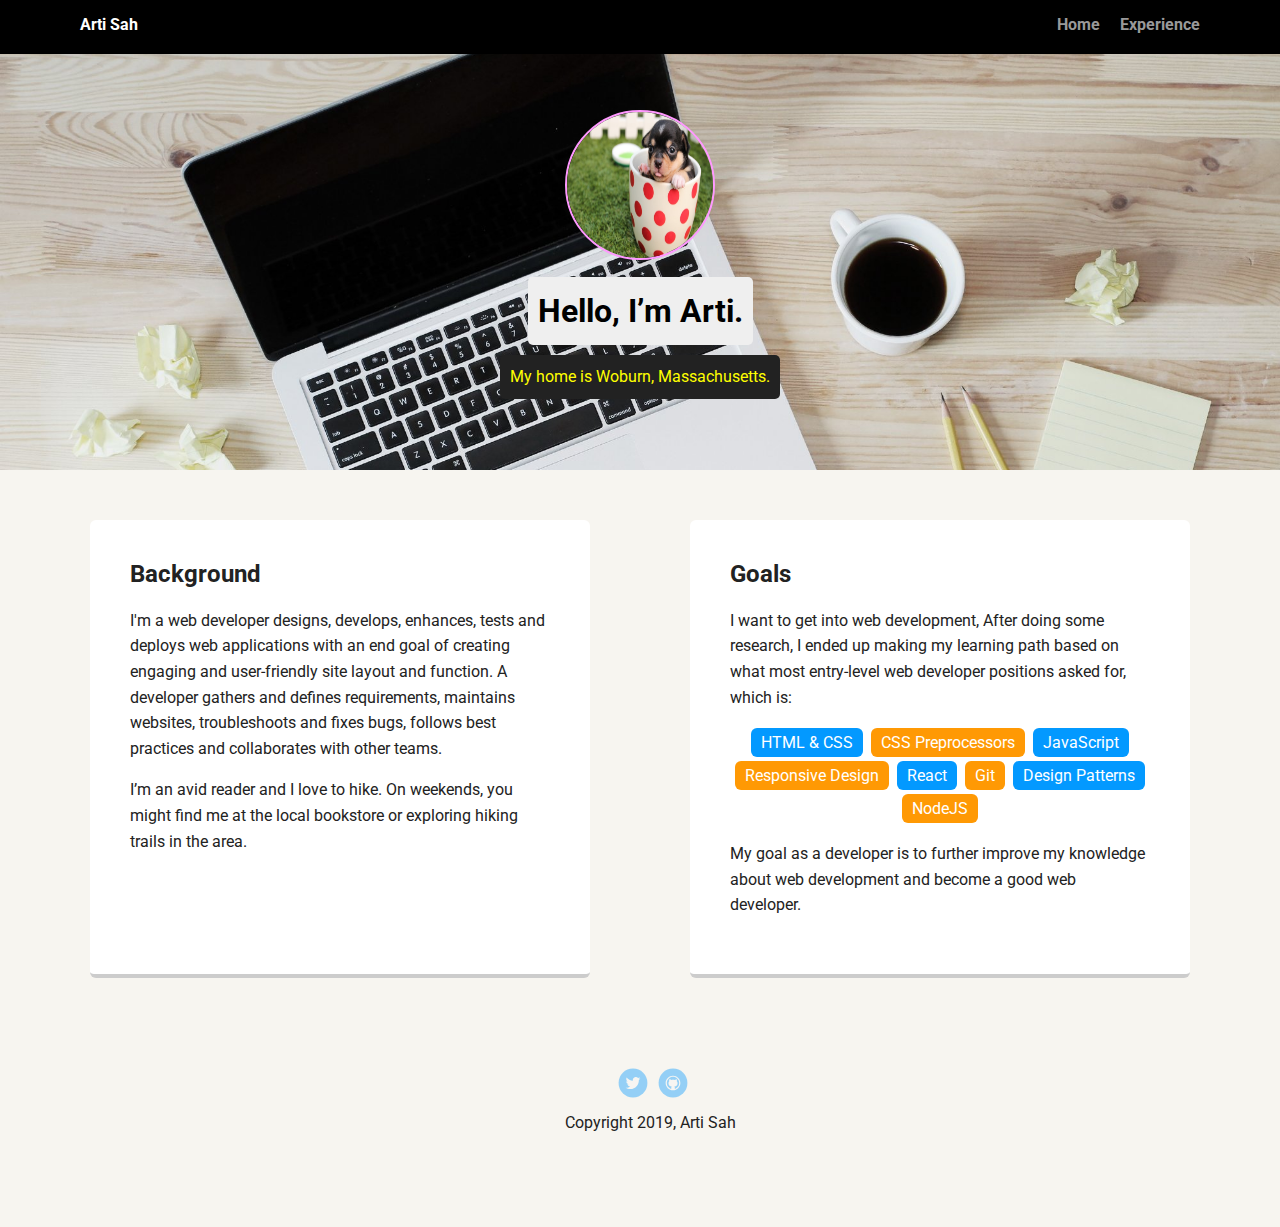
<file: index.html>
<!DOCTYPE html>
<html lang="en">
<head>
  <meta charset="utf-8">
  <title>Arti Sah's Profile</title>
  <meta name="viewport" content="width=device-width, initial-scale=1.0">
  <link rel="stylesheet" href="styles.css">
  <link href="https://fonts.googleapis.com/css?family=Muli%7CRoboto:400,300,500,700,900" rel="stylesheet">
</head>
  <body>
    <div class="main-nav">
        <ul class="nav">
          <li class="name">Arti Sah</li>
          <li><a href="index.html">Home</a></li>
          <li><a href="experience.html">Experience</a></li>
        </ul>
    </div>

    <header>
      <img src="images/profile.jpg" alt="profile image" class="profile-image">
      <h1 class="tag name">Hello, I’m Arti.</h1>
      <p class="tag location">My home is Woburn, Massachusetts.</p>
    </header>

    <main class="flex">
      <div class="card">
        <h2>Background</h2>
        <p>I'm a web developer designs, develops, enhances, tests and deploys web applications with an end goal of creating engaging and user-friendly site layout and function. A developer gathers and defines requirements, maintains websites, troubleshoots and fixes bugs, follows best practices and collaborates with other teams.</p>
        <p>I’m an avid reader and I love to hike. On weekends, you might find me at the local bookstore or exploring hiking trails in the area.</p>
      </div> 

      <div class="card">
        <h2>Goals</h2>
        <p>I want to get into web development, After doing some research, I ended up making my learning path based on what most entry-level web developer positions asked for, which is:</p>
        <ul class="skills">
          <li>HTML & CSS</li>
          <li>CSS Preprocessors</li>
          <li>JavaScript</li>
          <li>Responsive Design</li>
          <li>React</li>
          <li>Git</li>
          <li>Design Patterns</li>
          <li>NodeJS</li>
        </ul>
        <p>My goal as a developer is to further improve my knowledge about web development and become a good web developer.</p>
      </div> 

    </main>
    <footer>
     <ul>
        <li><a href="https://twitter.com/arti_yamini" class="social twitter" target="_blank">Twitter</a></li>
        <li><a href="https://github.com/artisah" class="social github" target="_blank">Github</a></li>
      </ul>
      <p class="copyright">Copyright 2019, Arti Sah</p>
    </footer>
  </body>
</html>
</file>
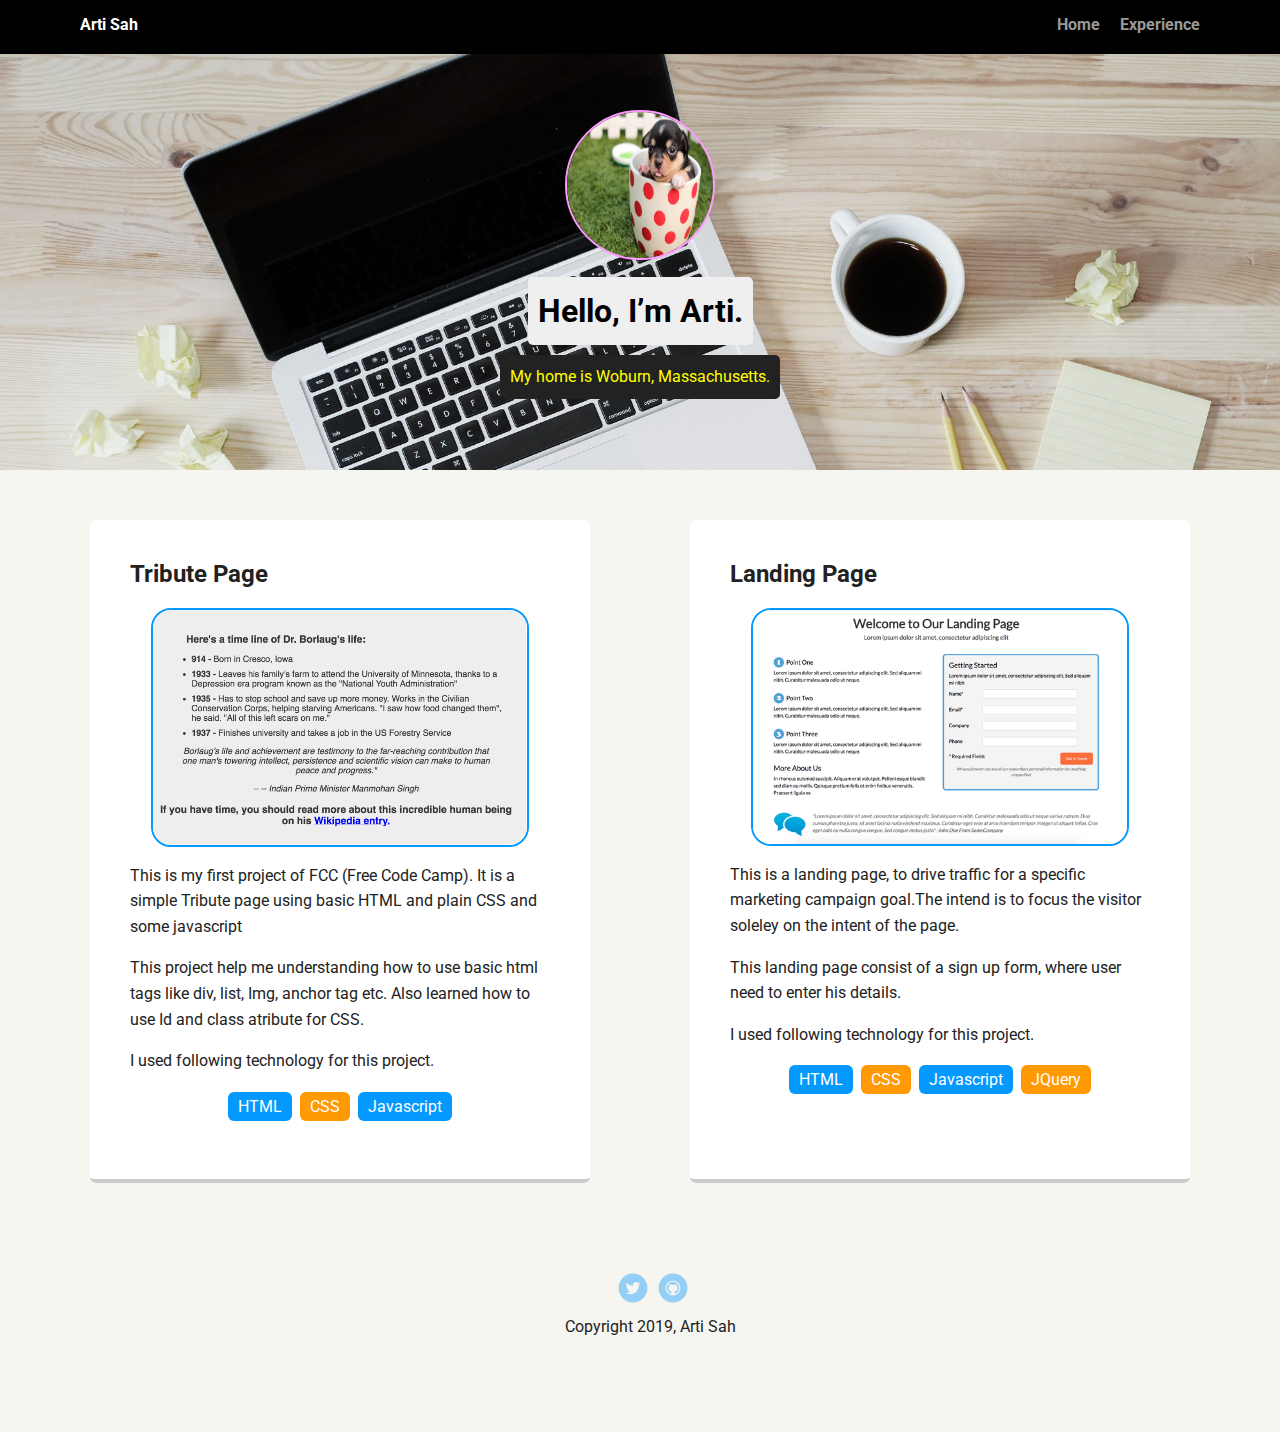
<file: experience.html>
<!DOCTYPE html>
<html lang="en">
<head>
  <meta charset="utf-8">
  <title>Arti Sah's Profile</title>
  <meta name="viewport" content="width=device-width, initial-scale=1.0">
  <link rel="stylesheet" href="styles.css">
  <link href="https://fonts.googleapis.com/css?family=Muli%7CRoboto:400,300,500,700,900" rel="stylesheet">
</head>
  <body>
    <!-- Added Nav semantic markup -->
    <nav class="main-nav">
        <ul class="nav">
          <li class="name">Arti Sah</li>
          <li><a href="index.html">Home</a></li>
          <li><a href="experience.html">Experience</a></li>
        </ul>
    </nav>

    <header>
      <img src="images/profile.jpg" alt="profile image" class="profile-image">
      <h1 class="tag name">Hello, I’m Arti.</h1>
      <p class="tag location">My home is Woburn, Massachusetts.</p>
    </header>

    <main class="flex">
      <div class="card">
        <h2>Tribute Page</h2>
        <img src="images/tribute-page.png" alt="tribute page image" class="image-card" title="screen shot of tribute project">
        <p>This is my first project of FCC (Free Code Camp). It is a simple Tribute page
        using basic HTML and plain CSS and some javascript</p>
        <p>This project help me understanding how to use basic html tags like div, list, Img, anchor tag etc. Also learned how to use Id and class atribute for CSS.</p>
        <p>I used following technology for this project.</p>
         <ul class="skills">
          <li>HTML</li>
          <li>CSS</li>
          <li>Javascript</li>
        </ul>
      </div> 

       <div class="card">
          <h2>Landing Page</h2>
           <img src="images/landing-page.png" alt="landing page image" class="image-card" title="screen shot of landing page project">
          <p>This is a landing page, to drive traffic for a specific marketing campaign goal.The intend is to focus the visitor soleley on the intent of the page.</p>
          <p>This landing page consist of a sign up form, where user need to enter his details.</p>
          <p>I used following technology for this project.</p>
          <ul class="skills">
            <li>HTML</li>
            <li>CSS</li>
            <li>Javascript</li>
            <li>JQuery</li>
          </ul>
      </div> 
    </main>
    <footer>
      <ul>
        <li><a href="https://twitter.com/arti_yamini" class="social twitter" target="_blank">Twitter</a></li>
        <li><a href="https://github.com/artisah" class="social github" target="_blank">Github</a></li>
      </ul>
      <p class="copyright">Copyright 2019, Arti Sah</p>
    </footer>
  </body>
</html>
</file>
<file: styles.css>
/* Global Layout Set-up */
* { 
  box-sizing: border-box;
}
  
body {
  margin: 0;
  padding: 0;
  text-align: center;
  font-family: 'Roboto', sans-serif;
  color: #222;
  background: #f7f5f0;
}
/* Link Styles */

a {
  text-decoration: none;
  color: #999;
}
a:hover {
  color: #6633ff;
}

/* Section Styles */

.main-nav {
  width: 100%;
  background: black;
  min-height: 30px;
  padding: 10px;
  position: fixed;
  text-align: center;
}
.nav {
  display: flex;
  justify-content: space-around;
  font-weight: 700;
  list-style-type: none;
  margin: 0 auto;
  padding: 0;
}

.nav .name {
    display: block;
    margin-right: auto;
    color: white;
}
.nav li {
  padding: 5px 10px 10px 10px;
}
.nav a {
  transition: all .5s;
}
.nav a:hover {
  color: white
}

header {
  text-align: center;
  background: url('images/background.jpg') no-repeat top center ;
  background-size: cover;
  overflow: hidden;
  padding-top: 60px;
}
header {
  line-height: 1.5;
}
header .profile-image {
  margin-top: 50px;
  width: 150px;
  height: 150px;
  border-radius: 50%;
  /* Changed border property*/
  border: 2px solid #ff99ff;
  /* Changed transform property*/
  transition: all .8s;
}
header .profile-image:hover {
   /* Changed transform property*/
  transform: scale(1.4) rotate(360deg);
}
.tag {
  background-color: #efefef;
  color: black;
  padding: 10px;
  border-radius: 5px;
  display: table;
  margin: 10px auto;
} 
.location {
  background-color: #222;
  color: yellow;
}
.card {
  margin: 30px;
  padding: 20px 40px 40px;
  max-width: 500px;
  text-align: left;
  background: #fff;
  border-bottom: 4px solid #ccc;
  border-radius: 6px;
  transition: all .5s;
}
.card:hover {
  border-color: #ff99ff;
}

ul.skills {
  padding: 0;
  text-align: center;
}

.skills li {
  border-radius: 6px;
  display: inline-block;
  background: #ff9904;
  color: white;
  padding: 5px 10px;
  margin: 2px;
}

.skills li:nth-child(odd) {
  background: #0399ff;
}

footer {
  width: 100%;
  min-height: 30px;
  padding: 20px 0 40px 20px;
}

footer .copyright {
  top: -8px;
  font-size: .75em;
}

footer ul {
  list-style-type: none;
  margin: 0;
  padding: 0;
}

footer ul li {
  display: inline-block;
}

a.social {
  display: inline-block;
  text-indent: -9999px;
  margin-left: 5px;
  width: 30px;
  height: 30px;
  background-size: 30px 30px;
  opacity: .4;
  transition: all .5s;
}
a.twitter {
  background-image: url(images/twitter.svg);
}
a.linkedin {
  background-image: url(images/linkedin.svg);
}
a.github {
  background-image: url(images/github.svg);
}
a.social:hover {
  opacity: 1;
}
.clearfix {
  clear: both;
}

.image-card {
  margin: 10px 0;
  display: block;
  margin-left: auto;
  margin-right: auto;
  width: 90%;
  height: auto;
  border-radius: 20px;
  border: 2px solid #0399ff;

}

/* Styles for larger screens */
@media screen and (min-width: 720px) {
  
  .flex {
      display: -ms-flexbox;      /* TWEENER - IE 10 */
      display: flex; 
      max-width: 1200px;
      -ms-flex-pack: distribute;
      justify-content: space-around;
      margin: 0 auto;
  }

  header {
    min-height: 470px;
  }

  .nav {
    max-width: 1200px;
    padding: 0 30px;
  }


  main {
    padding-top: 20px;
  }

  main p {
    line-height: 1.6em;
  }

  footer {
    font-size: 1.3em;
    max-width: 1200px;
    margin: 40px auto;
  }

}
</file>
